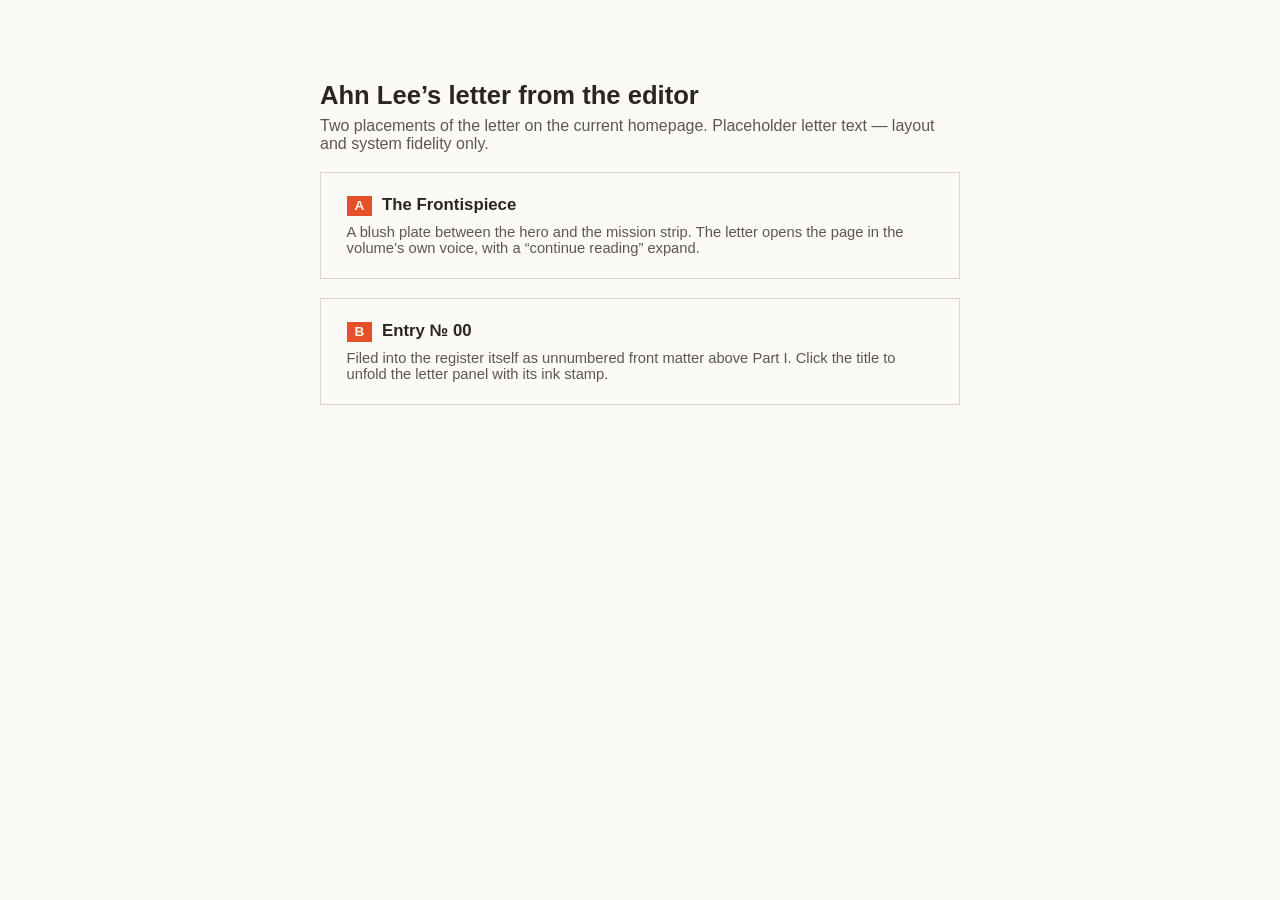
<file: index.html>
<!DOCTYPE html>
<html lang="en"><head><meta charset="UTF-8">
<meta name="viewport" content="width=device-width, initial-scale=1.0">
<meta name="robots" content="noindex, nofollow">
<title>Letter from the Editor — design directions</title>
<link rel="icon" href="data:image/svg+xml,<svg xmlns='http://www.w3.org/2000/svg' viewBox='0 0 16 16'><rect width='16' height='16' fill='%23E65028'/></svg>">
<style>
  body { margin: 0; background: #FBFAF7; color: #2B261D;
    font-family: 'DIN 2014', 'Helvetica Neue', Arial, sans-serif; }
  .wrap { max-width: 40rem; margin: 0 auto; padding: 4rem 1.5rem; }
  h1 { font-size: 1.6rem; margin-bottom: .4rem; }
  p.lede { color: #5F574B; margin-top: 0; }
  .card { display: block; border: 1px solid #DED5C8; padding: 1.4rem 1.6rem;
    margin-top: 1.2rem; text-decoration: none; color: inherit; }
  .card:hover { border-color: #E65028; }
  .card .badge { display: inline-block; background: #E65028; color: #FFF7F2;
    font-weight: 700; padding: .15rem .5rem; margin-right: .6rem; font-size: .85rem; }
  .card h2 { display: inline; font-size: 1.05rem; }
  .card p { margin: .5rem 0 0; color: #5F574B; font-size: .92rem; }
</style></head>
<body>
  <div class="wrap">
    <h1>Ahn Lee&rsquo;s letter from the editor</h1>
    <p class="lede">Two placements of the letter on the current homepage. Placeholder letter text &mdash; layout and system fidelity only.</p>
    <a class="card" href="index-a.html">
      <span class="badge">A</span><h2>The Frontispiece</h2>
      <p>A blush plate between the hero and the mission strip. The letter opens the page in the volume&rsquo;s own voice, with a &ldquo;continue reading&rdquo; expand.</p>
    </a>
    <a class="card" href="index-b.html">
      <span class="badge">B</span><h2>Entry &#8470; 00</h2>
      <p>Filed into the register itself as unnumbered front matter above Part I. Click the title to unfold the letter panel with its ink stamp.</p>
    </a>
  </div>
</body></html>
</file>
